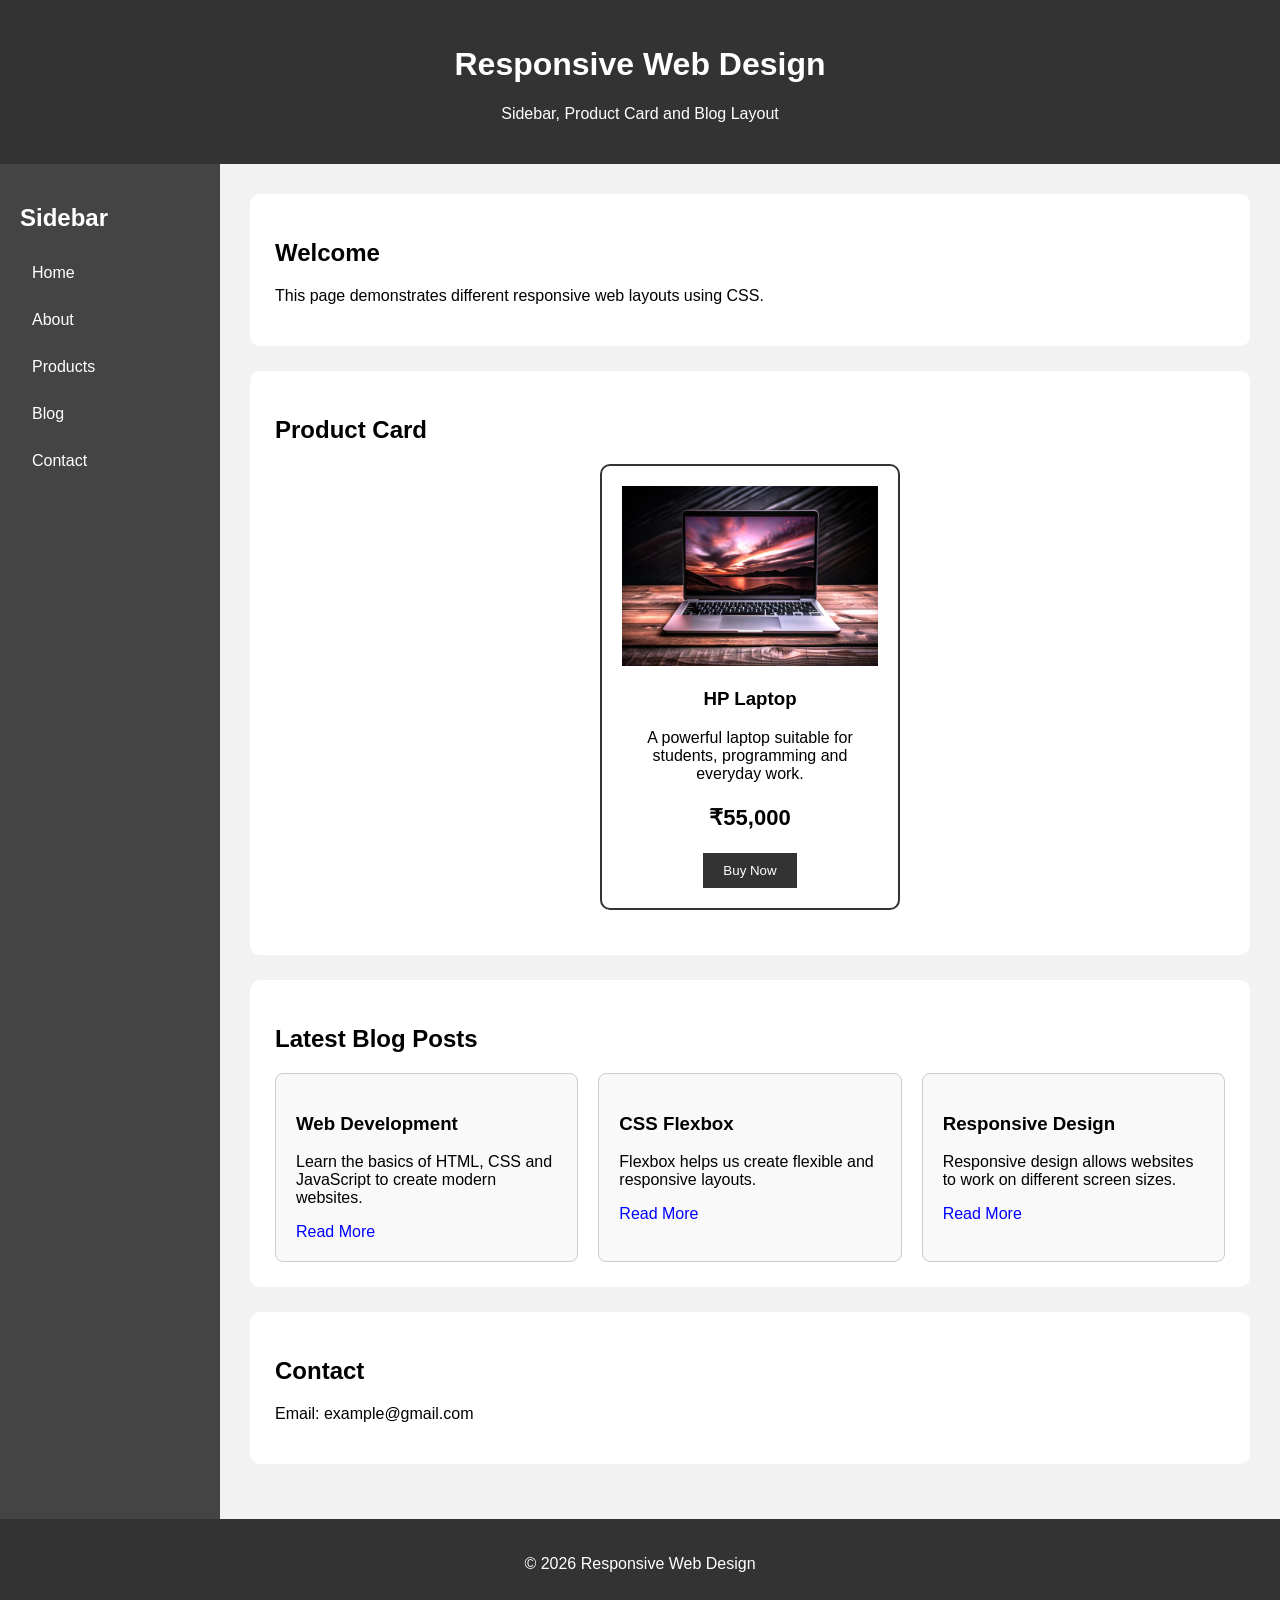
<file: Task-3/sidebarblog.html>
<!DOCTYPE html>
<html lang="en">
<head>
    <meta charset="UTF-8">
    <meta name="viewport" content="width=device-width, initial-scale=1.0">

    <title>Responsive Web Layouts</title>

    <link rel="stylesheet" href="sidebarblog.css">
</head>

<body>

    <!-- Header -->
    <header>
        <h1>Responsive Web Design</h1>
        <p>Sidebar, Product Card and Blog Layout</p>
    </header>


    <!-- Sidebar Layout -->
    <div class="layout">

        <aside class="sidebar">

            <h2>Sidebar</h2>

            <a href="#home">Home</a>
            <a href="#about">About</a>
            <a href="#products">Products</a>
            <a href="#blog">Blog</a>
            <a href="#contact">Contact</a>

        </aside>


        <!-- Main Content -->
        <main class="content">

            <!-- Introduction -->
            <section id="home">

                <h2>Welcome</h2>

                <p>
                    This page demonstrates different responsive
                    web layouts using CSS.
                </p>

            </section>


            <!-- Product Card -->
            <section id="products">

                <h2>Product Card</h2>

                <div class="product-card">

                    <img src="images/laptopimage.avif" alt="Laptop">

                    <h3>HP Laptop</h3>

                    <p>
                        A powerful laptop suitable for students,
                        programming and everyday work.
                    </p>

                    <p class="price">₹55,000</p>

                    <button>Buy Now</button>

                </div>

            </section>


            <!-- Blog Section -->
            <section id="blog">

                <h2>Latest Blog Posts</h2>

                <div class="blog-container">

                    <article class="blog-card">

                        <h3>Web Development</h3>

                        <p>
                            Learn the basics of HTML, CSS and
                            JavaScript to create modern websites.
                        </p>

                        <a href="#">Read More</a>

                    </article>


                    <article class="blog-card">

                        <h3>CSS Flexbox</h3>

                        <p>
                            Flexbox helps us create flexible
                            and responsive layouts.
                        </p>

                        <a href="#">Read More</a>

                    </article>


                    <article class="blog-card">

                        <h3>Responsive Design</h3>

                        <p>
                            Responsive design allows websites
                            to work on different screen sizes.
                        </p>

                        <a href="#">Read More</a>

                    </article>

                </div>

            </section>


            <!-- Contact -->
            <section id="contact">

                <h2>Contact</h2>

                <p>Email: example@gmail.com</p>

            </section>

        </main>

    </div>


    <!-- Footer -->
    <footer>
        <p>&copy; 2026 Responsive Web Design</p>
    </footer>

</body>
</html>
</file>
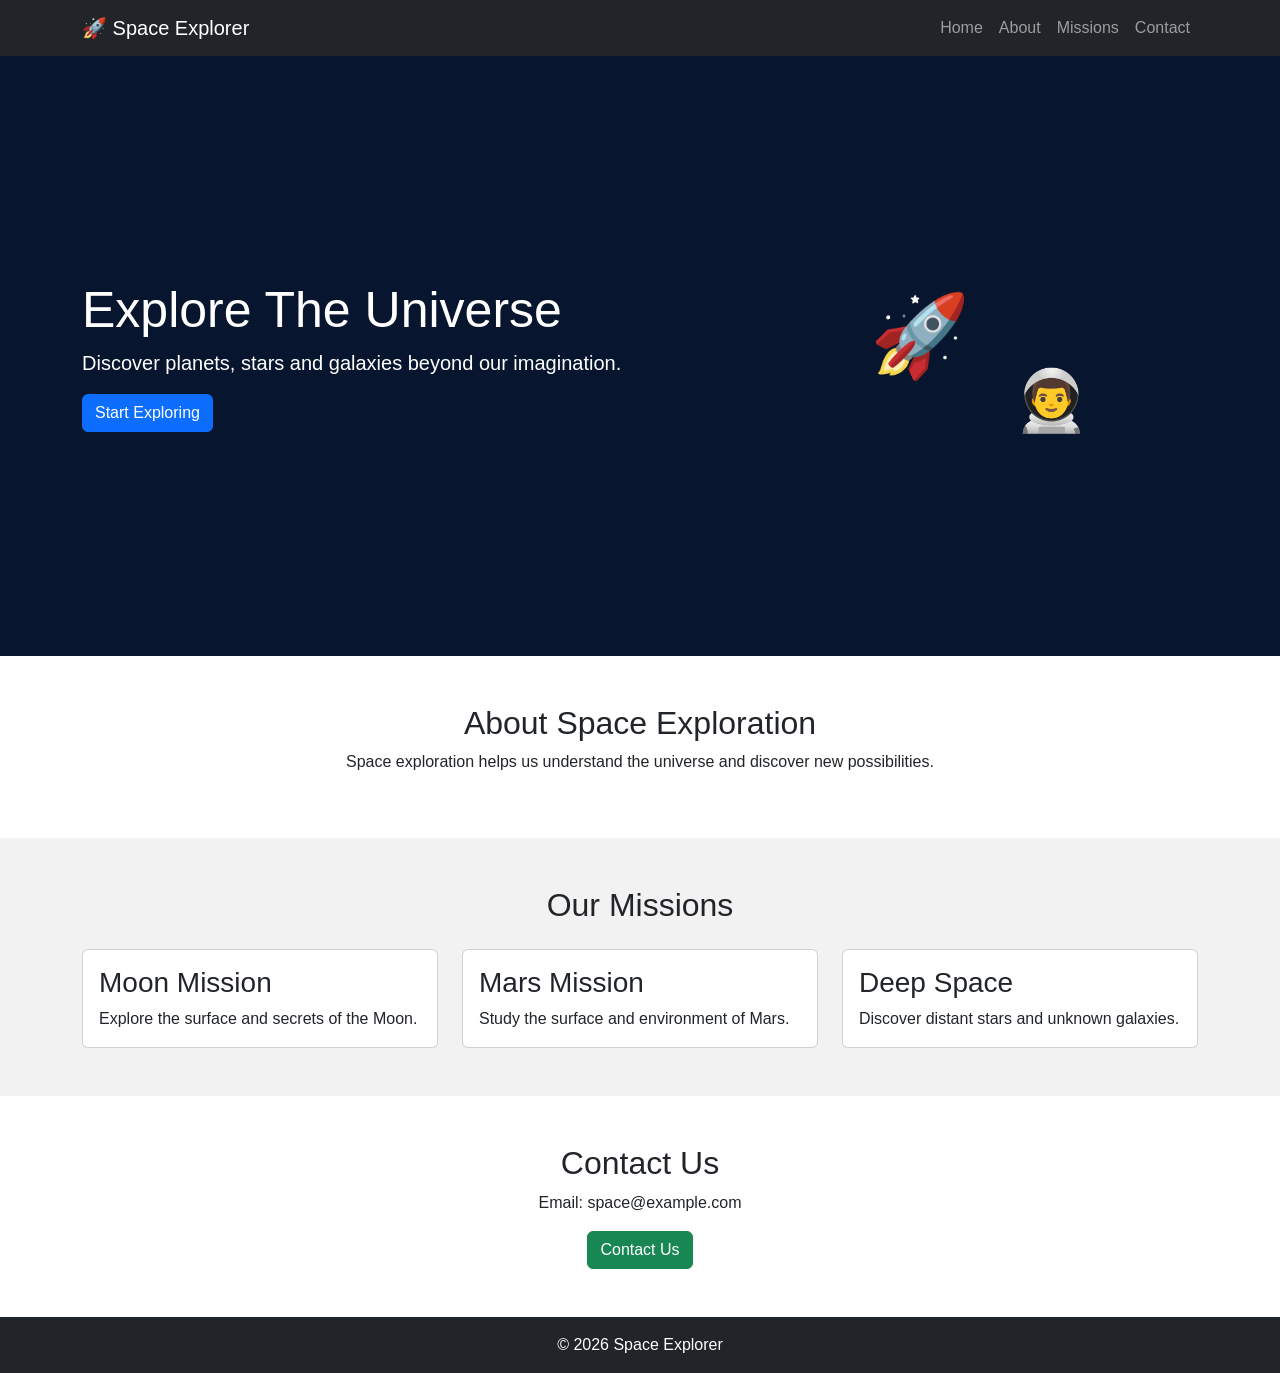
<file: Task-4/userinterface.html>
<!DOCTYPE html>
<html lang="en">
<head>
    <meta charset="UTF-8">
    <meta name="viewport" content="width=device-width, initial-scale=1.0">

    <title>Space Explorer</title>

    <!-- Bootstrap CSS -->
    <link
        href="https://cdn.jsdelivr.net/npm/bootstrap@5.3.3/dist/css/bootstrap.min.css"
        rel="stylesheet">

    <!-- External CSS -->
    <link rel="stylesheet" href="userinterface.css">
</head>

<body>

    <!-- Navigation Bar -->

    <nav class="navbar navbar-expand-lg navbar-dark bg-dark">

        <div class="container">

            <a class="navbar-brand" href="#">
                🚀 Space Explorer
            </a>

            <button
                class="navbar-toggler"
                type="button"
                data-bs-toggle="collapse"
                data-bs-target="#navbarNav">

                <span class="navbar-toggler-icon"></span>

            </button>


            <div class="collapse navbar-collapse" id="navbarNav">

                <ul class="navbar-nav ms-auto">

                    <li class="nav-item">
                        <a class="nav-link" href="#home">Home</a>
                    </li>

                    <li class="nav-item">
                        <a class="nav-link" href="#about">About</a>
                    </li>

                    <li class="nav-item">
                        <a class="nav-link" href="#missions">Missions</a>
                    </li>

                    <li class="nav-item">
                        <a class="nav-link" href="#contact">Contact</a>
                    </li>

                </ul>

            </div>

        </div>

    </nav>


    <!-- Landing Page -->

    <section id="home" class="hero">

        <div class="container">

            <div class="row align-items-center">

                <!-- Left Side -->

                <div class="col-md-6 text-center text-md-start">

                    <h1>Explore The Universe</h1>

                    <p>
                        Discover planets, stars and galaxies
                        beyond our imagination.
                    </p>

                    <button class="btn btn-primary">
                        Start Exploring
                    </button>

                </div>


                <!-- Right Side -->

                <div class="col-md-6 text-center">

                    <div class="space">

                        <div class="rocket">
                            🚀
                        </div>

                        <div class="astronaut">
                            👨‍🚀
                        </div>

                    </div>

                </div>

            </div>

        </div>

    </section>


    <!-- About Section -->

    <section id="about" class="container py-5">

        <h2 class="text-center">
            About Space Exploration
        </h2>

        <p class="text-center">
            Space exploration helps us understand the universe
            and discover new possibilities.
        </p>

    </section>


    <!-- Missions Section -->

    <section id="missions" class="missions py-5">

        <div class="container">

            <h2 class="text-center mb-4">
                Our Missions
            </h2>


            <div class="row g-4">

                <div class="col-md-4">

                    <div class="card mission-card">

                        <div class="card-body">

                            <h3 class="card-title">
                                Moon Mission
                            </h3>

                            <p class="card-text">
                                Explore the surface and secrets
                                of the Moon.
                            </p>

                        </div>

                    </div>

                </div>


                <div class="col-md-4">

                    <div class="card mission-card">

                        <div class="card-body">

                            <h3 class="card-title">
                                Mars Mission
                            </h3>

                            <p class="card-text">
                                Study the surface and environment
                                of Mars.
                            </p>

                        </div>

                    </div>

                </div>


                <div class="col-md-4">

                    <div class="card mission-card">

                        <div class="card-body">

                            <h3 class="card-title">
                                Deep Space
                            </h3>

                            <p class="card-text">
                                Discover distant stars and
                                unknown galaxies.
                            </p>

                        </div>

                    </div>

                </div>

            </div>

        </div>

    </section>


    <!-- Contact Section -->

    <section id="contact" class="container text-center py-5">

        <h2>Contact Us</h2>

        <p>
            Email: space@example.com
        </p>

        <button class="btn btn-success">
            Contact Us
        </button>

    </section>


    <!-- Footer -->

    <footer class="bg-dark text-white text-center p-3">

        <p class="mb-0">
            &copy; 2026 Space Explorer
        </p>

    </footer>


    <!-- Bootstrap JavaScript -->

    <script
        src="https://cdn.jsdelivr.net/npm/bootstrap@5.3.3/dist/js/bootstrap.bundle.min.js">
    </script>

</body>
</html>
</file>
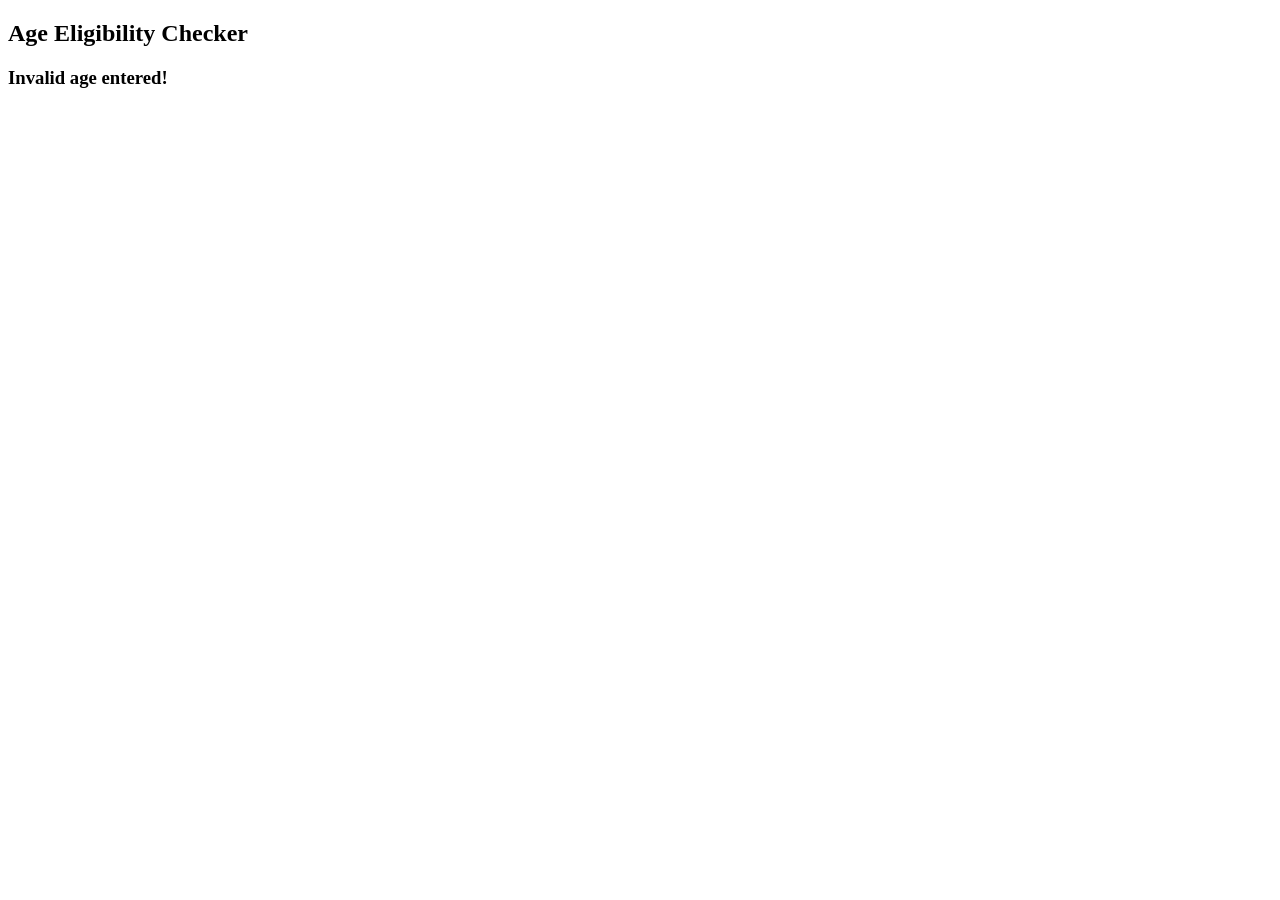
<file: Task-5/Alert.html>
<!DOCTYPE html>
<html lang="en">
<head>
    <meta charset="UTF-8">
    <meta name="viewport" content="width=device-width, initial-scale=1.0">
    <title>Age Eligibility Checker</title>
</head>
<body>
    <h2>Age Eligibility Checker</h2>
    <script>
        // Taking input from the user
        let age =  prompt("Enter your age:"); // 21

        // Converting input into a number
        age = Number(age); 21 

        // Checking whether the input is valid // 
        if (age > 0 && Number.isFinite(age) && Number.isInteger(age)) { //19.11

            // Using ternary operator
            let result = age >= 18 ? "You are eligible to vote." : "You are not eligible to vote.";

            // Displaying result using alert()
            alert(result);

            // Displaying result using document.write()
            document.write("<h3>Age: " + age + "</h3>");
            document.write("<h3>" + result + "</h3>");

        } else { // 17
            // Using alert() for invalid input
            alert("Please enter a valid age.");

            document.write("<h3>Invalid age entered!</h3>");
        }

    </script>

</body>
</html>
</file>
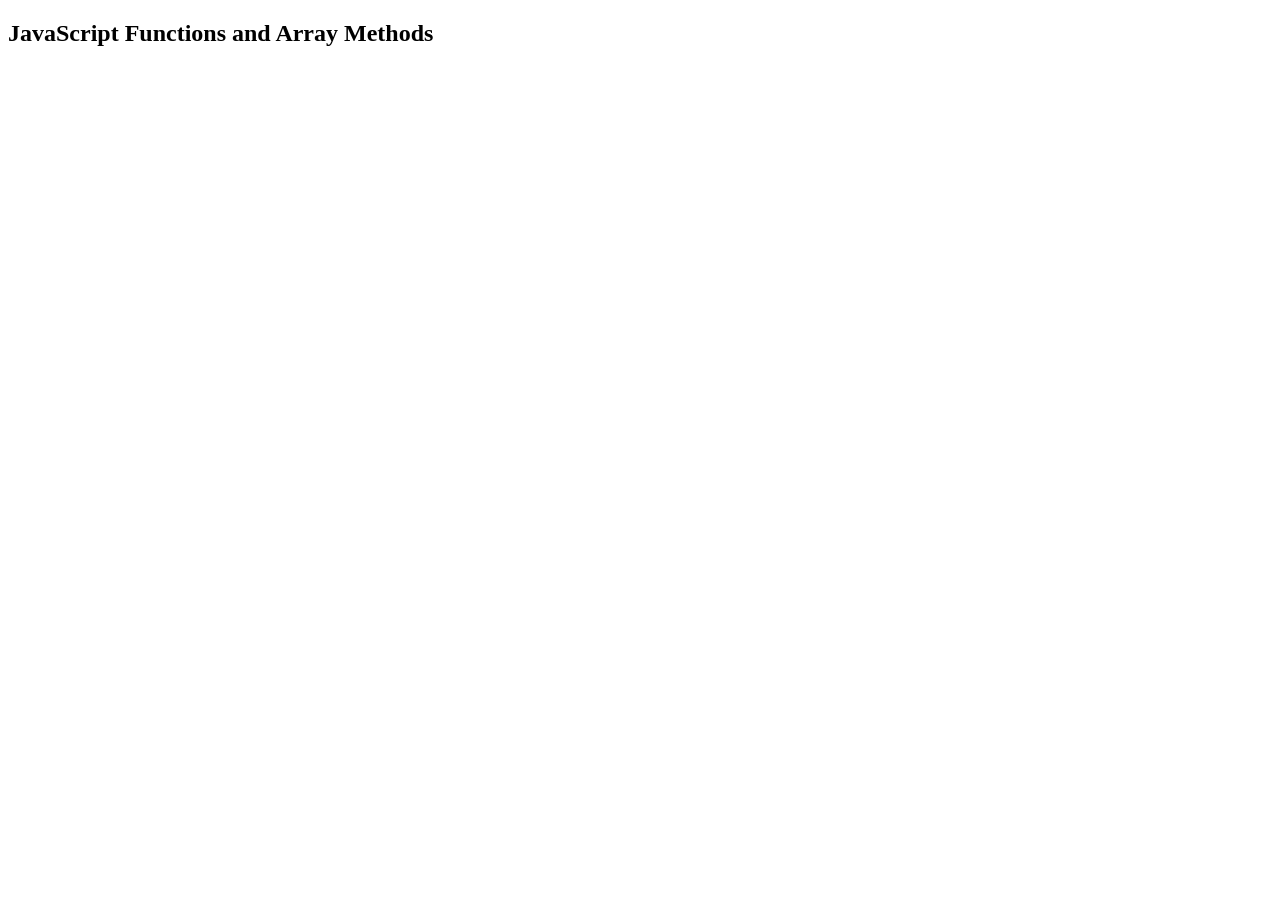
<file: Task-6/JavascriptArrayMethodsFunctions.html>
<!DOCTYPE html>
<html lang="en">
<head>
    <meta charset="UTF-8">
    <meta name="viewport" content="width=device-width, initial-scale=1.0">
    <title>JavaScript Task 6</title>
</head>
<body>

    <h2>JavaScript Functions and Array Methods</h2>

    <script>
        // 1. Function
        function calculateTotal(price, quantity) {
            return price * quantity;
        }

        console.log("1. Function:");
        console.log("Total Price:", calculateTotal(100, 3));


        // 2. Closure
        function counter() {
            let count = 0;

            return function () {
                count++; // //count=count+1// 0+1 --> 
                return count; //1
            };
        }

        const increment = counter();

        console.log("2. Closure:");
        console.log(increment());
        console.log(increment());
        console.log(increment());
        console.log(increment());
         console.log(increment());


        // 3. IIFE
        (function () {
            let message = "This is an IIFE";
            console.log(`3. IIFE is: ${message} `);
        })();


        // 4. Array methods
        const numbers = [10, 20, 30, 40, 50];
        
        // map(): Double each number
        const doubled = numbers.map(num => num * 2);

        console.log("4. map():", doubled);


        // filter(): Get numbers greater than 25
        const filtered = numbers.filter(num => num > 25);

        console.log("5. filter():", filtered);


        // reduce(): Calculate sum of all numbers
        const sum = numbers.reduce((total, num) => total + num, 0); // 150 

        console.log("6. reduce():", sum);


        // forEach(): Print each number
        console.log("7. forEach():");

        numbers.forEach(num => {
            console.log(num);
        });

    
    </script>

</body>
</html>
</file>
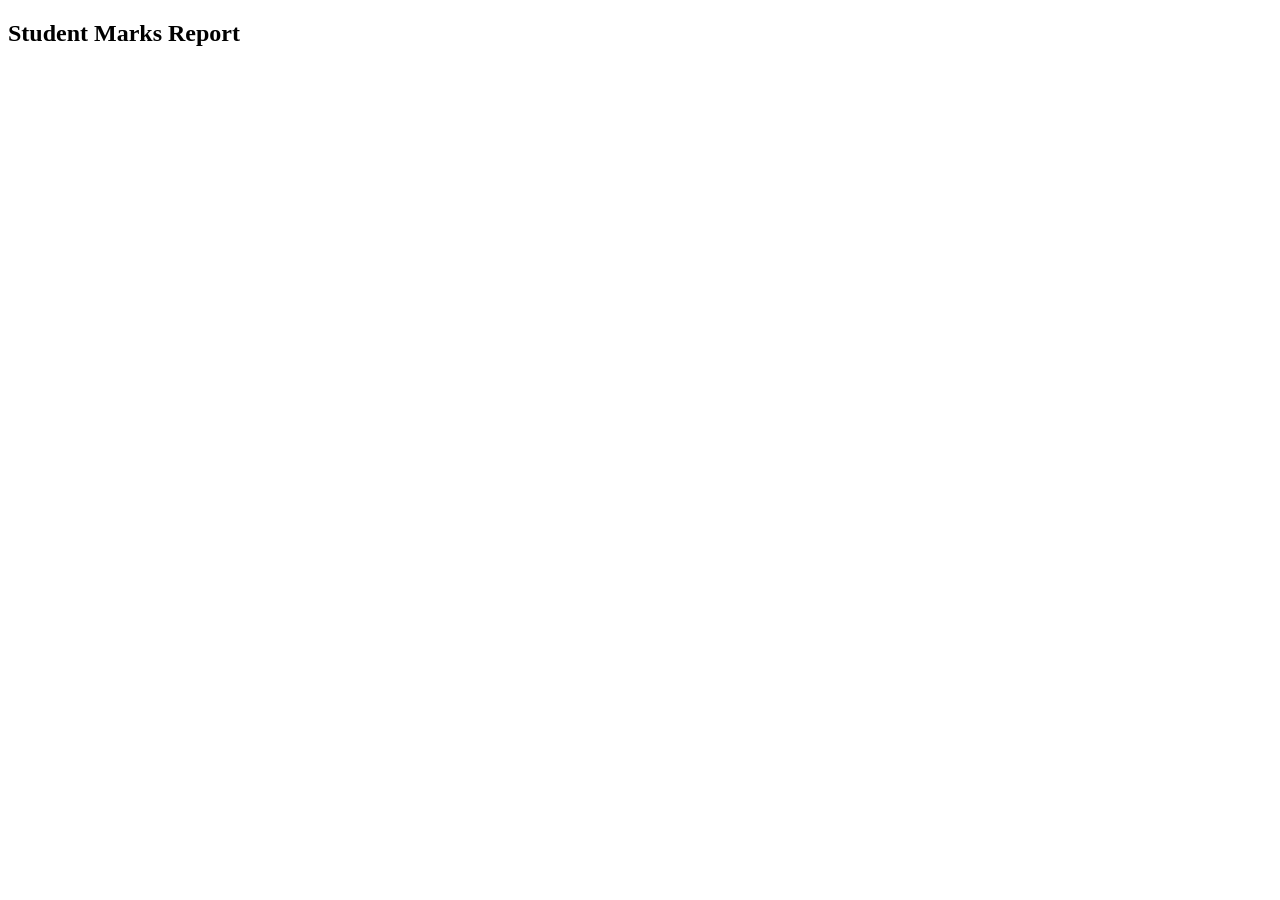
<file: Task-6/Task.html>
<!-- You are given the following array of students:
    const students = [
    { name: "Rahul", marks: 85 },
    { name: "Priya", marks: 32 },
    { name: "Amit", marks: 67 },
    { name: "Sneha", marks: 90 },
    { name: "Kiran", marks: 28 }
    ];
Write a JavaScript program to:
1. Create a function that accepts the student array.
2. Use map() to add 5 grace marks to every student, without allowing marks to exceed 100.
3. Use filter() to select students who scored at least 40 marks after adding grace marks.
4. Use reduce() to calculate the average marks of the passing students.
5. Use forEach() to display each passing student's name and final marks.
6. Use an IIFE to display the final report. -->
        
<!DOCTYPE html>
<html lang="en">
<head>
    <meta charset="UTF-8">
    <meta name="viewport" content="width=device-width, initial-scale=1.0">
    <title>Student Marks Management</title>
</head>
<body>

    <h2>Student Marks Report</h2>

    <script>
        const students = [
            { name: "Rahul", marks: 85 },
            { name: "Priya", marks: 32 },
            { name: "Amit", marks: 67 },
            { name: "Sneha", marks: 90 },
            { name: "Kiran", marks: 28 }
        ];

        // Function to process student marks
        function processStudents(students) {

            // 1. Add 5 grace marks, maximum 100
            const updatedStudents = students.map(student => {
                return {
                    name: student.name,
                    marks: Math.min(student.marks + 5, 100)
                };
            });

            // 2. Select passing students
            const passedStudents = updatedStudents.filter(
                student => student.marks >= 40
            );

            // 3. Calculate average marks
            const totalMarks = passedStudents.reduce(
                (total, student) => total + student.marks,
                0
            );

            const averageMarks = passedStudents.length > 0
                ? totalMarks / passedStudents.length
                : 0;

            // 4. Display the passing students
            console.log("Passing Students:");

            passedStudents.forEach(student => {
                console.log(
                    student.name + " - " + student.marks
                );
            });

            return {
                passedStudents,
                averageMarks
            };
        }

        // 5. IIFE to display the final report
        (function () {
            const report = processStudents(students);

            console.log("Final Report");
            console.log(
                "Average Marks:",
                report.averageMarks.toFixed(2)
            );
            console.log(
                "Total Passing Students:",
                report.passedStudents.length
            );
        })();

    </script>

</body>
</html>
</file>
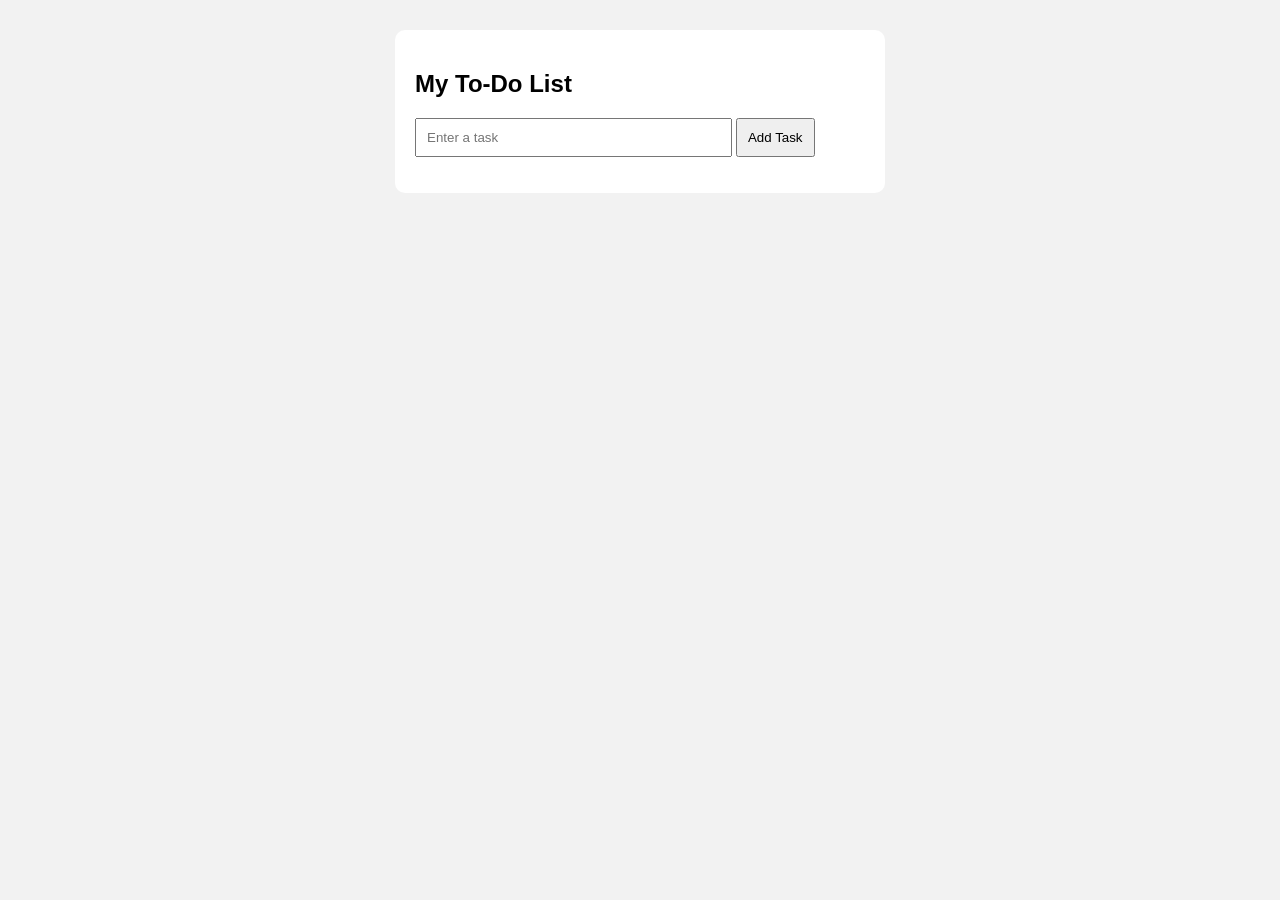
<file: Task-7/Todo.html>
<!DOCTYPE html>
<html lang="en">
<head>
    <meta charset="UTF-8">
    <meta name="viewport" content="width=device-width, initial-scale=1.0">
    <title>To-Do List</title>

    <style>
        body {
            font-family: Arial, sans-serif;
            margin: 30px;
            background-color: #f2f2f2;
        }

        .container {
            max-width: 450px;
            margin: auto;
            padding: 20px;
            background: white;
            border-radius: 10px;
        }

        input {
            padding: 10px;
            width: 65%;
        }

        button {
            padding: 10px;
            cursor: pointer;
        }

        li {
            margin: 12px 0;
        }

        .delete-btn {
            margin-left: 15px;
            background-color: #dc3545;
            color: white;
            border: none;
        }
    </style>
</head>
<body>

    <div class="container">
        <h2>My To-Do List</h2>

        <input type="text" id="taskInput"
               placeholder="Enter a task">

        <button id="addBtn">Add Task</button>

        <ul id="taskList"></ul>
    </div>

    <script>
        const taskInput = document.getElementById("taskInput");
        const addBtn = document.getElementById("addBtn");
        const taskList = document.getElementById("taskList");

        addBtn.addEventListener("click", function () {

            const task = taskInput.value.trim();

            if (task === "") {
                alert("Please enter a task!");
                return;
            }

            // Create a new list item
            const li = document.createElement("li");

            // Add task text
            const taskText = document.createElement("span");
            taskText.textContent = task;

            // Create delete button
            const deleteBtn = document.createElement("button");
            deleteBtn.textContent = "Delete";
            deleteBtn.className = "delete-btn";

            // Remove task when clicked
            deleteBtn.addEventListener("click", function () {
                li.remove();
            });

            // Add elements to the page
            li.appendChild(taskText);
            li.appendChild(deleteBtn);
            taskList.appendChild(li);

            // Clear input field
            taskInput.value = "";
            taskInput.focus();
        });
    </script>

</body>
</html>
</file>
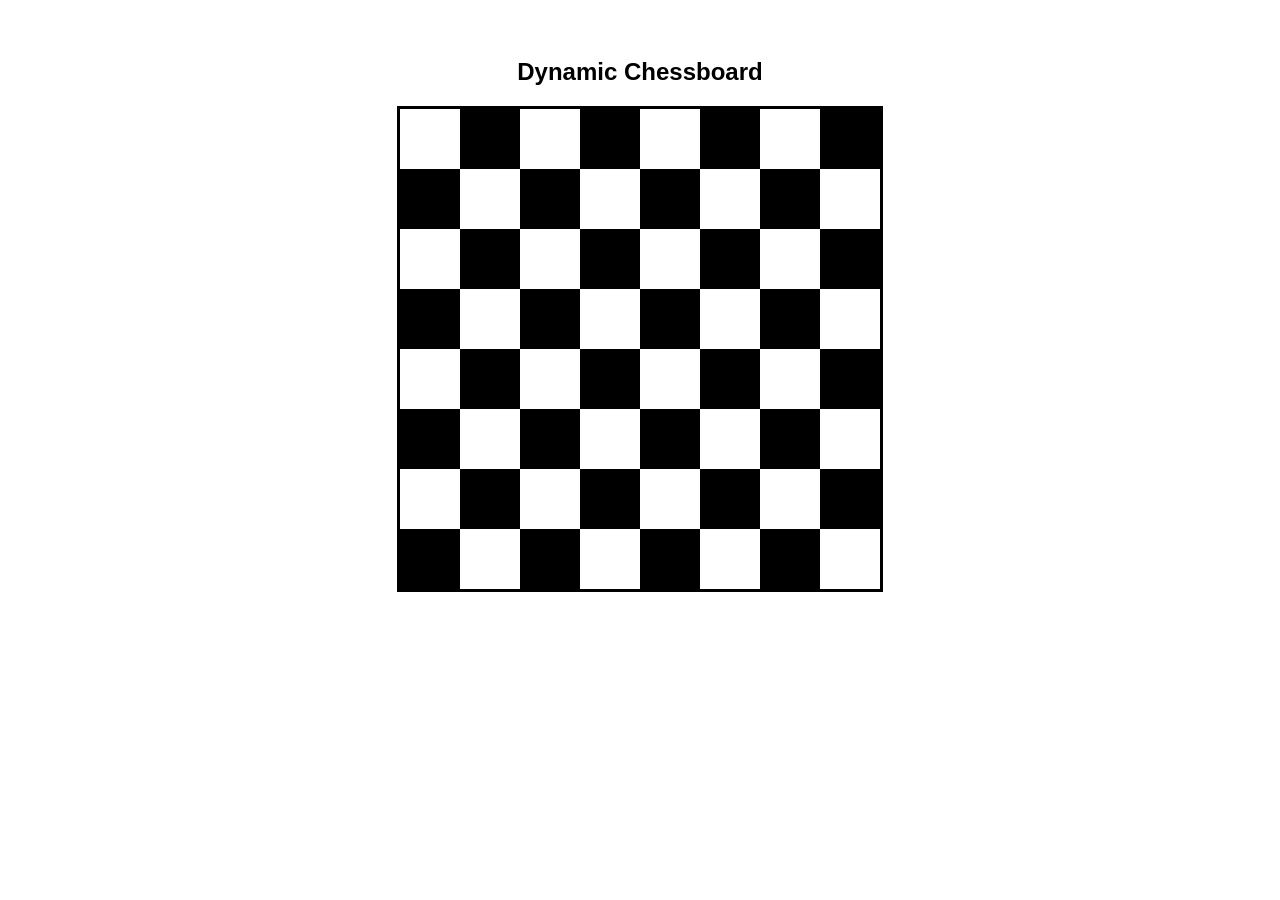
<file: Task-8/ChessBoard.html>
<!DOCTYPE html>
<html>
<head>

    <title>Dynamic Chessboard</title>

    <style>

        body {
            font-family: Arial;
            text-align: center;
            padding: 30px;
        }

        #chessboard {
            display: grid;

            grid-template-columns: repeat(8, 60px);

            grid-template-rows: repeat(8, 60px);

            width: 480px;
            margin: auto;

            border: 3px solid black;
        }

        .cell {
            width: 60px;
            height: 60px;
        }

        .white {
            background-color: white;
        }

        .black {
            background-color: black;
        }

    </style>

</head>

<body>

    <h2>Dynamic Chessboard</h2>

    <div id="chessboard"></div>

    <script>

        let board = document.getElementById("chessboard");

        // Outer loop represents rows
        for (let i = 0; i < 8; i++) {

            // Inner loop represents columns
            for (let j = 0; j < 8; j++) {

                // Create a new cell
                let cell = document.createElement("div"); //i=0,j=1

                cell.classList.add("cell");

                // Apply alternating colors
                if ((i + j) % 2 === 0) { //odd black // 0+1 = 1 %2 ===  1 === 0

                    cell.classList.add("white"); 

                }
                else { // even white

                    cell.classList.add("black");

                }

                // Add cell to chessboard
                board.appendChild(cell);

            }

        }

    </script>

</body>
</html>
</file>
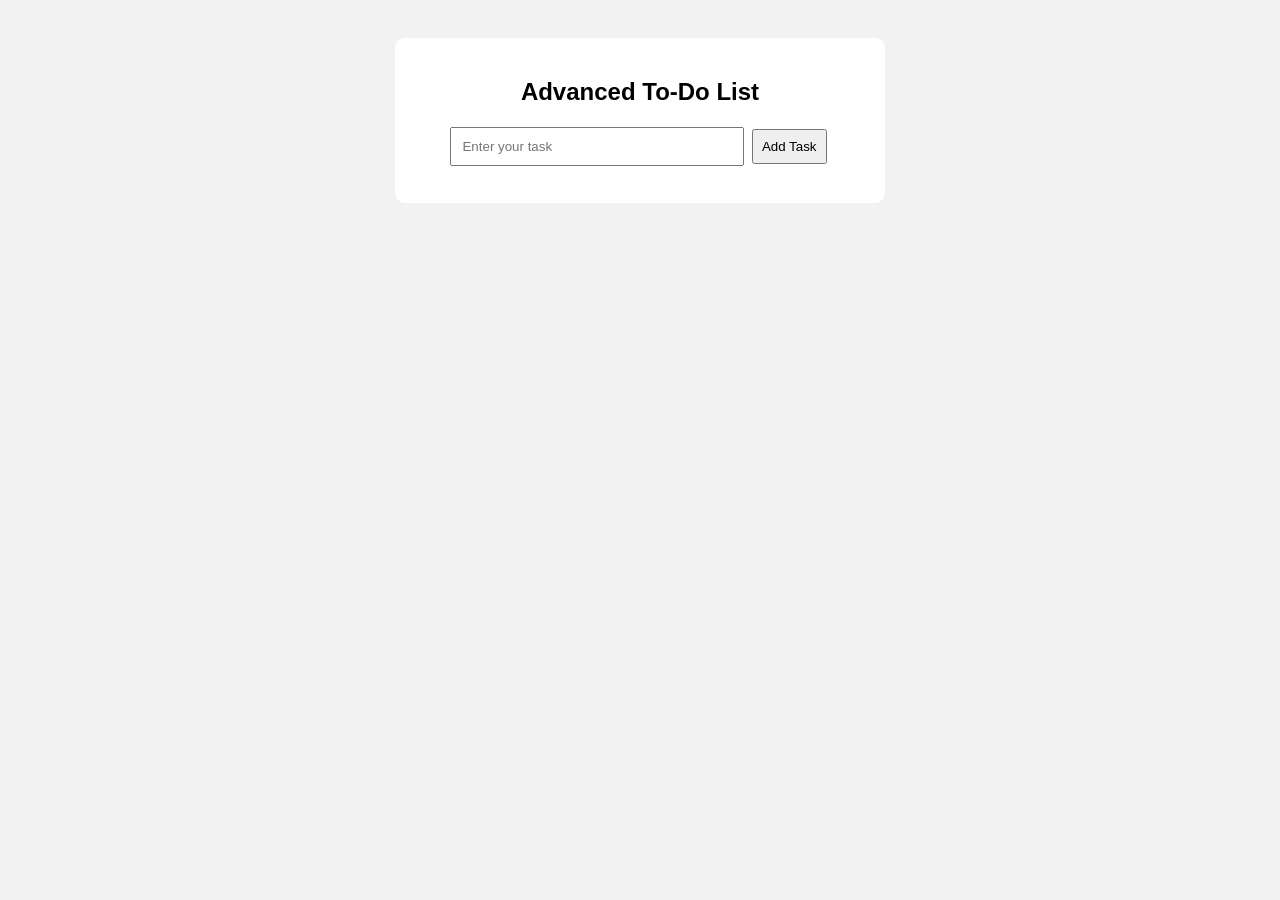
<file: Task-8/Todolist.html>
<!DOCTYPE html>
<html>
<head>
    <title>Advanced To-Do List</title>

    <style>
        body {
            font-family: Arial;
            background-color: #f2f2f2;
            text-align: center;
            padding: 30px;
        }

        .container {
            width: 450px;
            margin: auto;
            background: white;
            padding: 20px;
            border-radius: 10px;
        }

        input {
            padding: 10px;
            width: 60%;
        }

        button {
            padding: 8px;
            margin: 3px;
            cursor: pointer;
        }

        li {
            background: #eeeeee;
            padding: 10px;
            margin: 10px 0;
            list-style: none;
            display: flex;
            align-items: center;
            justify-content: space-between;
            gap: 5px;
        }

        .completed {
            text-decoration: line-through;
            color: gray;
        }

        .task-text {
            flex: 1;
            text-align: left;
        }
    </style>
</head>

<body>

    <div class="container">

        <h2>Advanced To-Do List</h2>

        <input type="text" id="taskInput"
               placeholder="Enter your task">

        <button onclick="addTask()">Add Task</button>

        <ul id="taskList"></ul>

    </div>

    <script>

        function addTask() {

            let input = document.getElementById("taskInput");

            let task = input.value.trim();

            if (task === "") {
                alert("Please enter a task");
                return;
            }

            let li = document.createElement("li");

            // Create checkbox
            let checkbox = document.createElement("input");
            checkbox.type = "checkbox";

            // Create task text
            let span = document.createElement("span");
            span.innerHTML = task;
            span.className = "task-text";

            // Mark task as completed
            checkbox.addEventListener("change", function() {

                if (checkbox.checked) {
                    span.classList.add("completed");
                }
                else {
                    span.classList.remove("completed");
                }

            });

            // Move Up Button
            let upBtn = document.createElement("button");
            upBtn.innerHTML = "↑";

            upBtn.onclick = function() {

                let previous = li.previousElementSibling;

                if (previous) {
                    li.parentNode.insertBefore(li, previous);
                }

            };

            // Move Down Button
            let downBtn = document.createElement("button");
            downBtn.innerHTML = "↓";

            downBtn.onclick = function() {

                let next = li.nextElementSibling;

                if (next) {
                    li.parentNode.insertBefore(next, li);
                }

            };

            // Delete Button
            let deleteBtn = document.createElement("button");
            deleteBtn.innerHTML = "Delete";

            deleteBtn.onclick = function() {
                li.remove();
            };

            // Append all elements
            li.append(
                checkbox,
                span,
                upBtn,
                downBtn,
                deleteBtn
            );

            document.getElementById("taskList").appendChild(li);
            input.value = "";

        }

    </script>

</body>
</html>
</file>
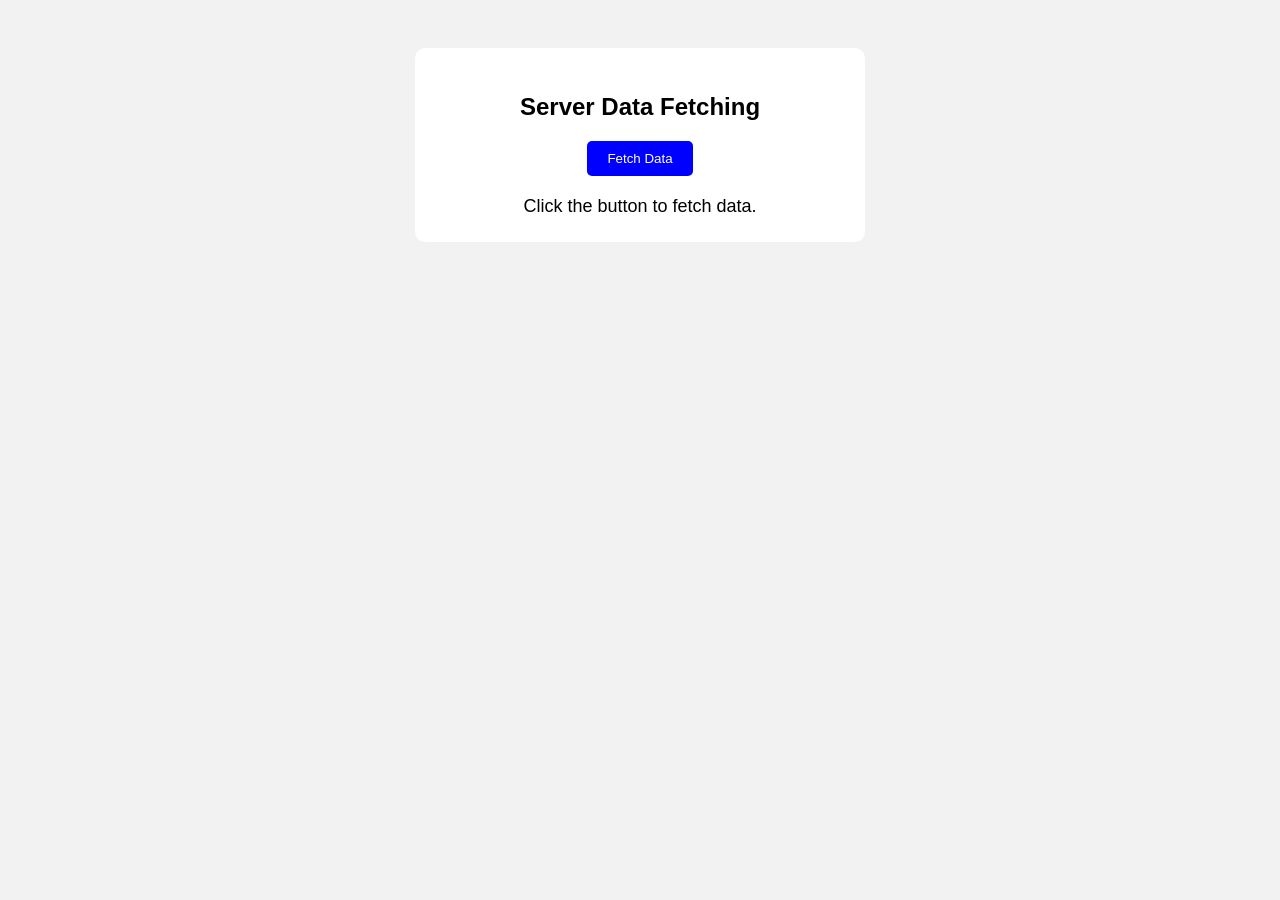
<file: Task-9/asynchronus.html>
<!DOCTYPE html>
<html>
<head>
    <title>Server Data Fetching</title>

    <style>
        body {
            font-family: Arial;
            text-align: center;
            background-color: #f2f2f2;
            padding: 40px;
        }

        .container {
            background-color: white;
            width: 400px;
            margin: auto;
            padding: 25px;
            border-radius: 10px;
        }

        button {
            padding: 10px 20px;
            background-color: blue;
            color: white;
            border: none;
            cursor: pointer;
            border-radius: 5px;
        }

        #result {
            margin-top: 20px;
            font-size: 18px;
        }
    </style>
</head>

<body>

    <div class="container">

        <h2>Server Data Fetching</h2>

        <button onclick="fetchData()">Fetch Data</button>

        <div id="result">Click the button to fetch data.</div>

    </div>

    <script>

        // Function to simulate server data fetching
        function fetchData() {

            let result = document.getElementById("result");

            result.innerHTML = "Loading data...";

            // Creating a Promise
            let promise = new Promise(function(resolve, reject) {

                // Simulating server delay
                setTimeout(function() {

                    let serverData = {
                        name: "Yash yadurai",
                        course: "Java Full Stack",
                        department: "Computer Science"
                    };

                    // Sending successful response
                    resolve(serverData);

                }, 3000);

            });

            // Handling resolved Promise
            promise.then(function(data) {

                result.innerHTML = `
                    <h3>Data Received Successfully!</h3>
                    <p>Name: ${data.name}</p>
                    <p>Course: ${data.course}</p>
                    <p>Department: ${data.department}</p>
                `;

            });

        }

    </script>

</body>
</html>
</file>
<file: Task-3/sidebarblog.css>
/* Basic Styling */

* {
    box-sizing: border-box;
}

body {
    margin: 0;
    font-family: Arial, sans-serif;
    background-color: #f2f2f2;
}


/* Header */

header {
    background-color: #333;
    color: white;
    text-align: center;
    padding: 25px;
}


/* Sidebar Layout */

.layout {
    display: flex;
    min-height: 500px;
}


/* Sidebar */

.sidebar {
    width: 220px;
    background-color: #444;
    padding: 20px;
}

.sidebar h2 {
    color: white;
}

.sidebar a {
    display: block;
    color: white;
    text-decoration: none;
    padding: 12px;
    margin-bottom: 5px;
}

.sidebar a:hover {
    background-color: #666;
}


/* Main Content */

.content {
    flex: 1;
    padding: 30px;
}


/* Sections */

section {
    background-color: white;
    padding: 25px;
    margin-bottom: 25px;
    border-radius: 10px;
}


/* Product Card */

.product-card {
    width: 300px;

    /* Box Model */
    margin: 20px auto;
    padding: 20px;
    border: 2px solid #333;

    background-color: white;
    text-align: center;
    border-radius: 10px;
}


/* Product Image */

.product-card img {
    width: 100%;
    height: 180px;
}


/* Product Price */

.price {
    font-size: 22px;
    font-weight: bold;
}


/* Product Button */

button {
    padding: 10px 20px;
    border: none;
    background-color: #333;
    color: white;
    cursor: pointer;
}

button:hover {
    background-color: #555;
}


/* Blog Layout */

.blog-container {
    display: flex;
    gap: 20px;
}


/* Blog Cards */

.blog-card {
    flex: 1;
    padding: 20px;
    border: 1px solid #ccc;
    background-color: #f9f9f9;
    border-radius: 8px;
}

.blog-card a {
    color: blue;
    text-decoration: none;
}

.blog-card a:hover {
    text-decoration: underline;
}


/* Footer */

footer {
    background-color: #333;
    color: white;
    text-align: center;
    padding: 20px;
}


/* Responsive Design */

@media screen and (max-width: 600px) {

    /* Sidebar moves above content */

    .layout {
        flex-direction: column;
    }

    .sidebar {
        width: 100%;
    }


    /* Product Card */

    .product-card {
        width: 100%;
    }


    /* Blog becomes one column */

    .blog-container {
        flex-direction: column;
    }

}
</file>
<file: Task-4/userinterface.css>
body {
    margin: 0;
    font-family: Arial, sans-serif;
}


/* Navigation Hover Transition */

.nav-link {
    transition: 0.3s;
}

.nav-link:hover {
    color: #00ffff !important;
    transform: scale(1.1);
}


/* Landing Page */

.hero {
    background-color: #07152e;
    color: white;
    min-height: 600px;

    display: flex;
    align-items: center;
}


/* Hero Heading */

.hero h1 {
    font-size: 50px;
}

.hero p {
    font-size: 20px;
}


/* Space Area */

.space {
    position: relative;
    height: 400px;
}


/* Rocket */

.rocket {
    position: absolute;
    font-size: 80px;

    left: 40%;
    top: 30%;

    animation: rocketMove 4s infinite;
}


/* Astronaut */

.astronaut {
    position: absolute;
    font-size: 60px;

    right: 20%;
    top: 50%;

    animation: astronautFloat 3s infinite;
}


/* Rocket Keyframe Animation */

@keyframes rocketMove {

    0% {
        transform: translate(0, 100px) rotate(-10deg);
    }

    50% {
        transform: translate(50px, -50px) rotate(10deg);
    }

    100% {
        transform: translate(0, 100px) rotate(-10deg);
    }

}


/* Astronaut Keyframe Animation */

@keyframes astronautFloat {

    0% {
        transform: translateY(0);
    }

    50% {
        transform: translateY(-30px);
    }

    100% {
        transform: translateY(0);
    }

}


/* Missions */

.missions {
    background-color: #f2f2f2;
}


/* Mission Cards */

.mission-card {
    height: 100%;
    transition: 0.3s;
}

.mission-card:hover {
    transform: translateY(-10px);
}


/* Mobile Responsive */

@media screen and (max-width: 768px) {

    .hero {
        min-height: auto;
        padding: 80px 0;
    }

    .hero h1 {
        font-size: 35px;
    }

    .hero p {
        font-size: 18px;
    }

    .space {
        height: 300px;
        margin-top: 30px;
    }

    .rocket {
        font-size: 60px;
    }

    .astronaut {
        font-size: 45px;
    }

}
</file>
